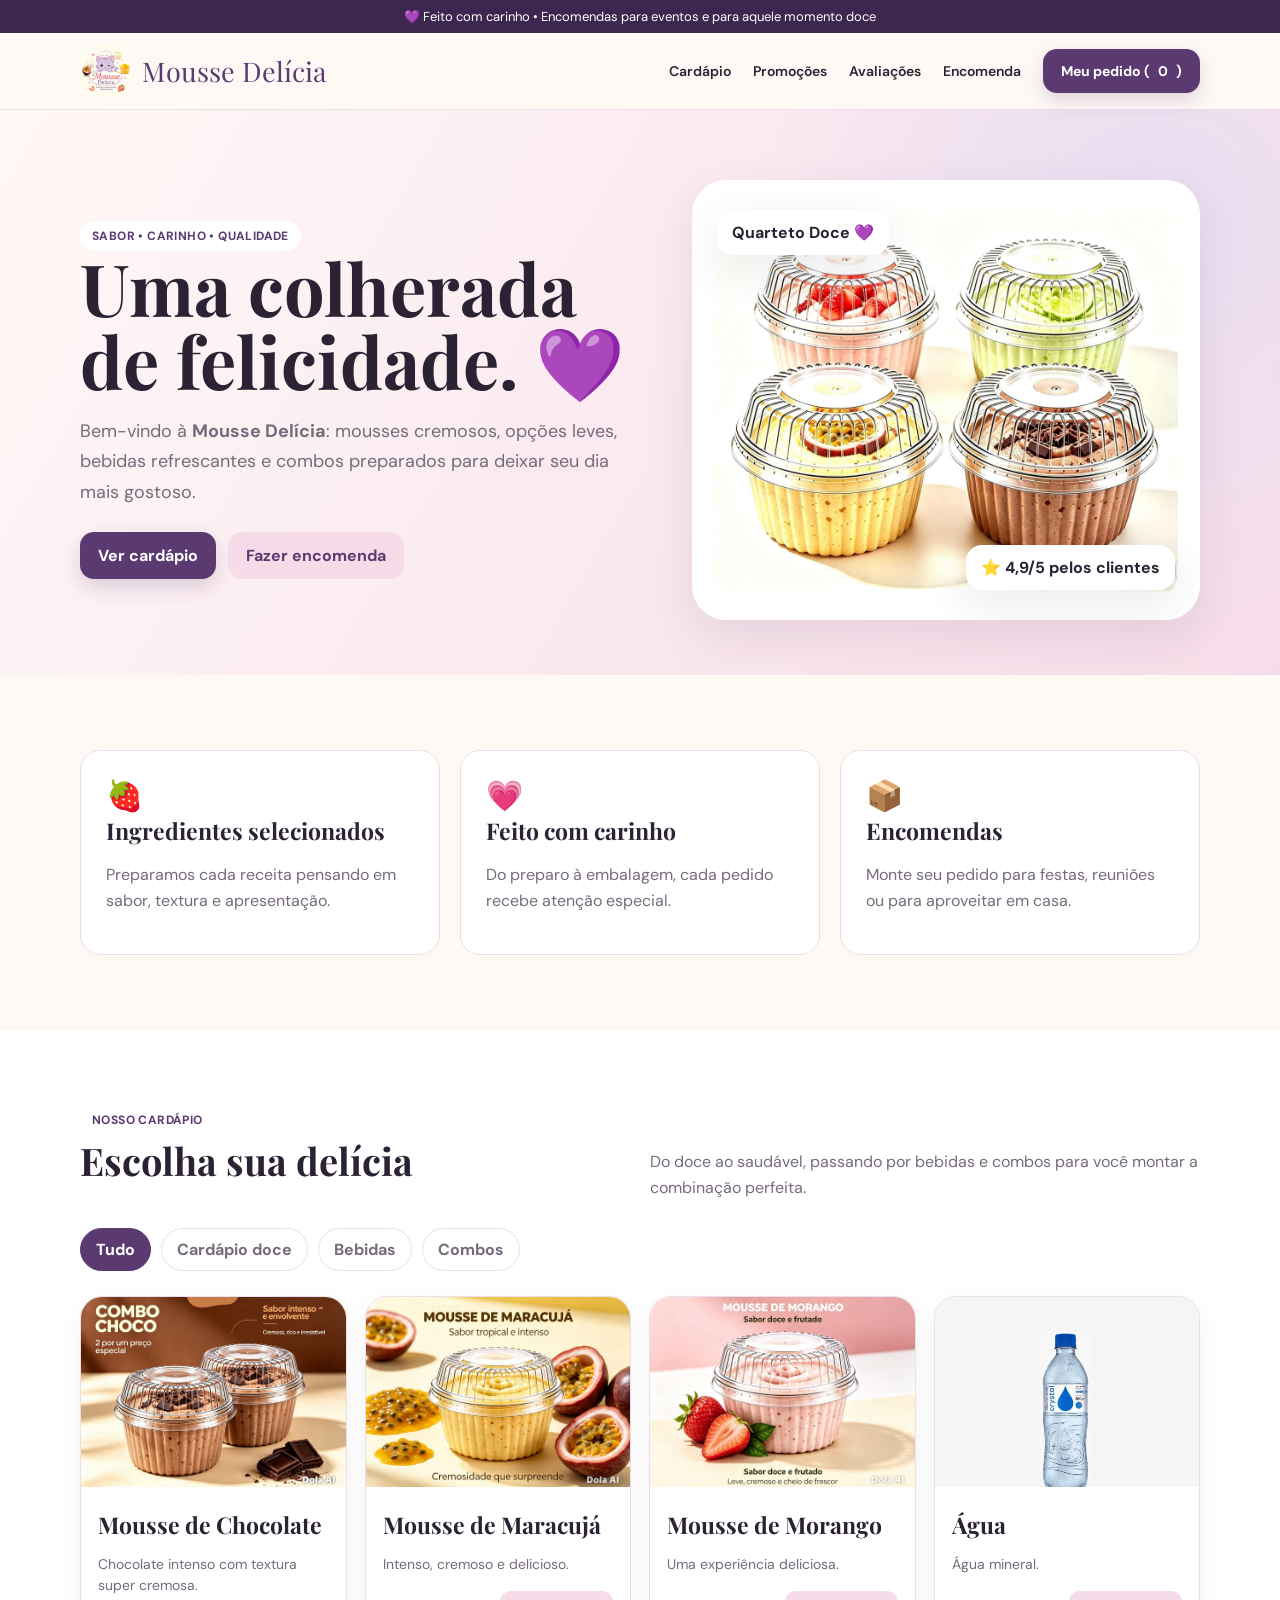
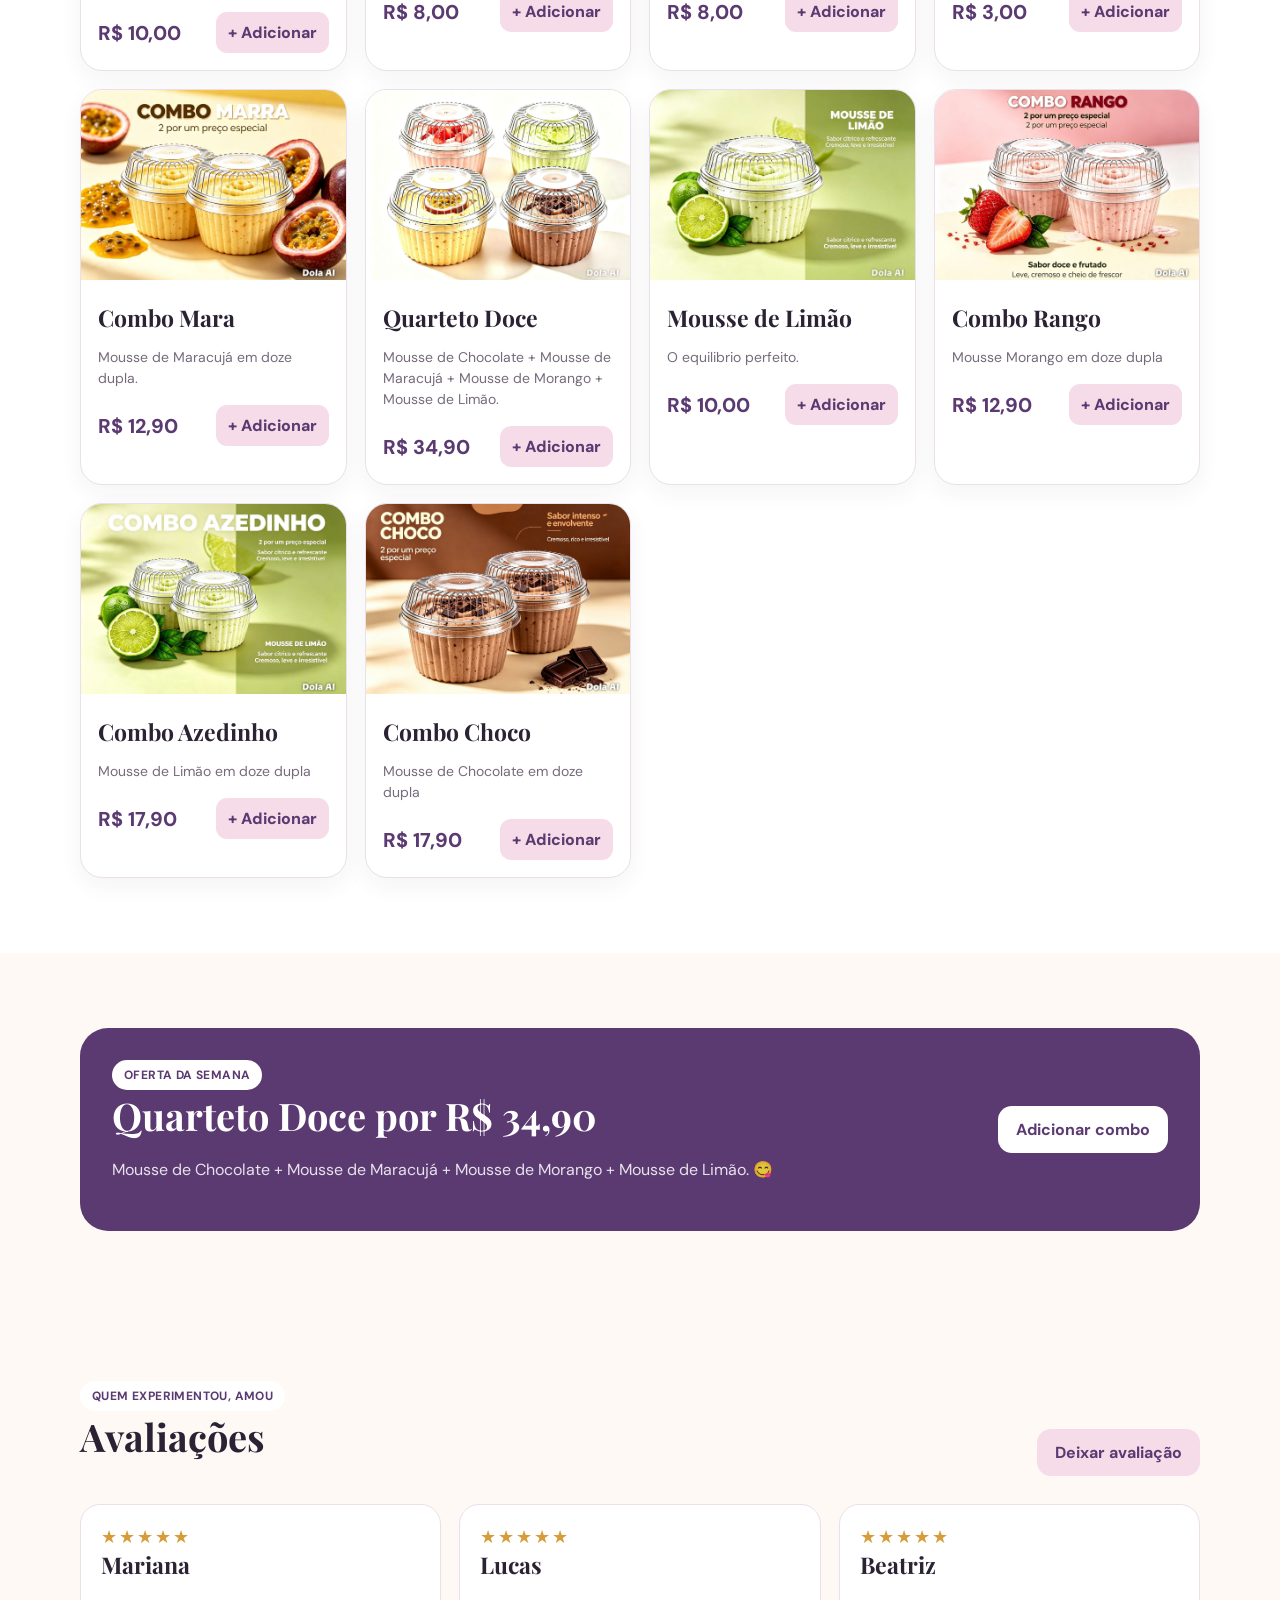
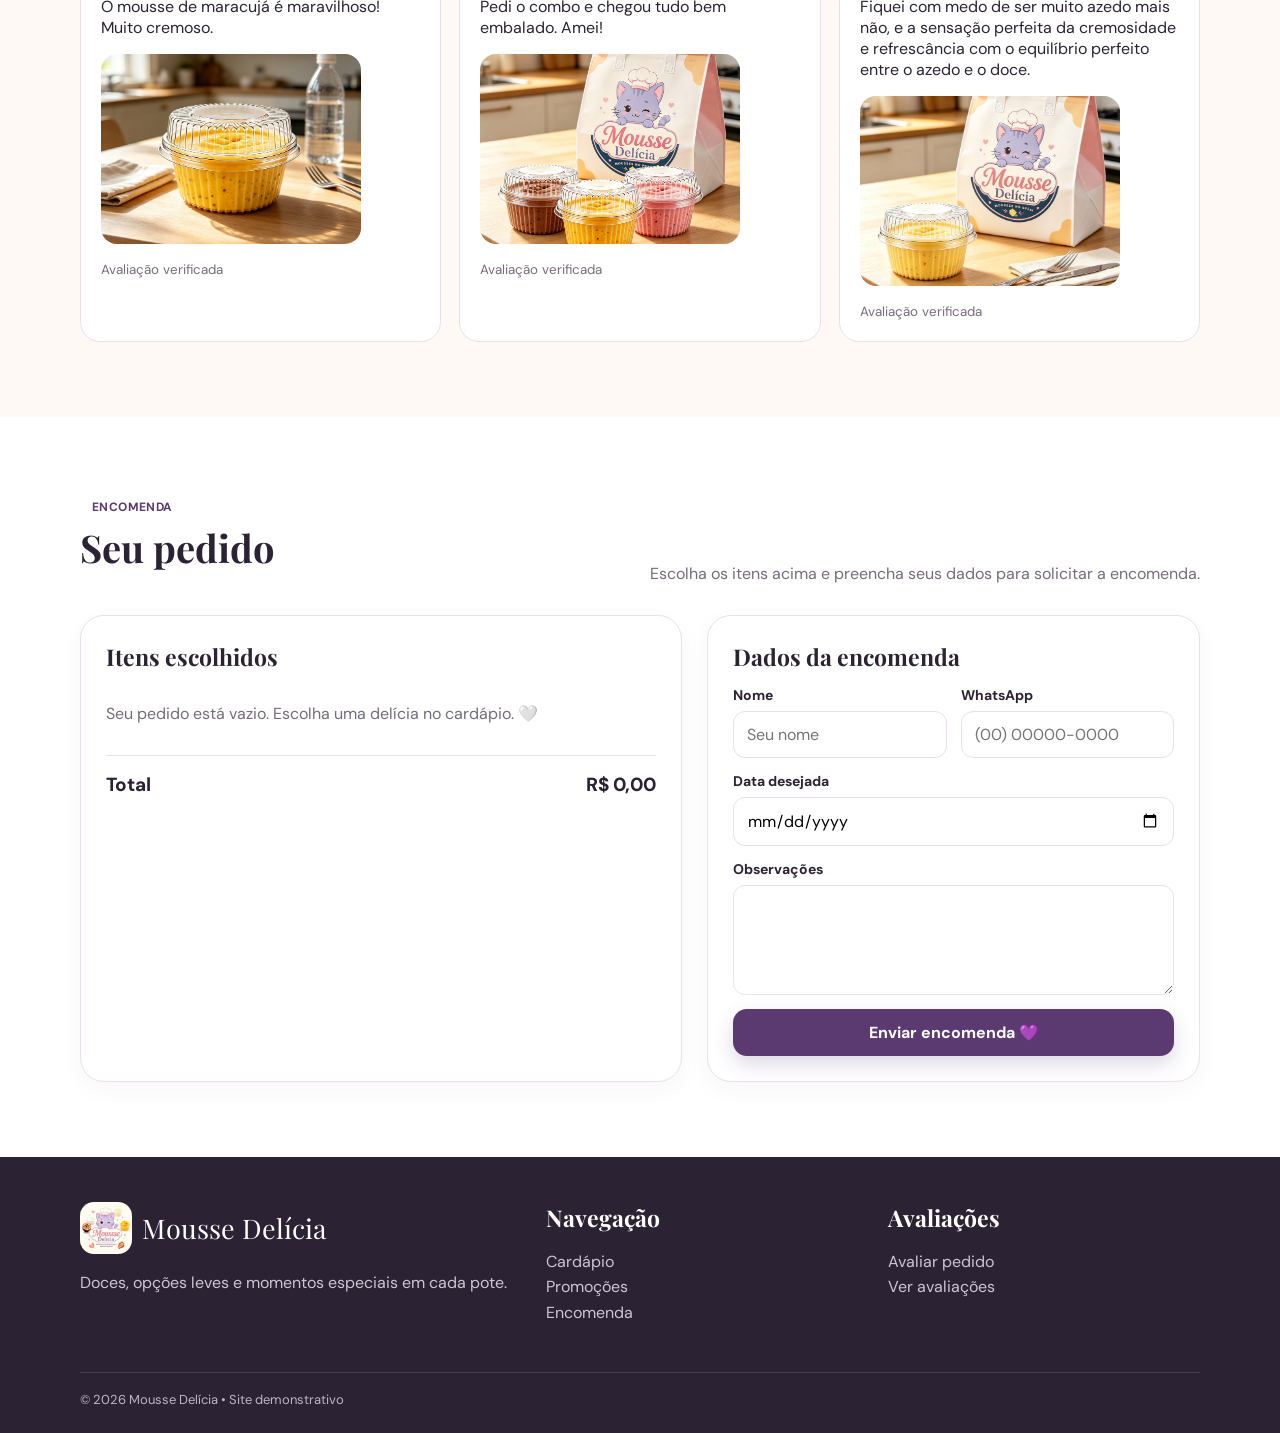
<file: index.html>
<!doctype html>
<html lang="pt-BR">

<head>

    <meta charset="utf-8">

    <meta name="viewport" content="width=device-width, initial-scale=1">

    <title>Mousse Delícia | Doces que abraçam</title>

    <!-- LOGO NA ABA DO NAVEGADOR -->
    <link rel="icon" type="image/png" href="assets/logo.jpeg">

    <!-- CSS -->
    <link rel="stylesheet" href="style.css">

</head>

<body>

    <!-- BARRA SUPERIOR -->
    <div class="topbar">
        💜 Feito com carinho • Encomendas para eventos e para aquele momento doce
    </div>


    <!-- MENU -->
    <header class="nav">

        <div class="container nav-inner">

            <!-- LOGO -->
            <a class="logo" href="index.html">

                <span class="logo-mark">
                    <img src="assets/logo.jpeg" alt="Logo Mousse Delícia">
                </span>

                Mousse Delícia

            </a>


            <!-- MENU -->
            <nav class="nav-links">

                <a href="#cardapio">
                    Cardápio
                </a>

                <a href="#promocoes">
                    Promoções
                </a>

                <a href="#avaliacoes">
                    Avaliações
                </a>

                <a href="#pedido">
                    Encomenda
                </a>

                <a class="btn btn-primary" href="#pedido">
                    Meu pedido
                    (<span data-cart-count>0</span>)
                </a>

            </nav>


            <!-- MENU CELULAR -->
            <a class="mobile-menu btn btn-soft" href="#cardapio">
                Menu
            </a>

        </div>

    </header>


    <main>


        <!-- =========================
             INÍCIO
        ========================== -->

        <section class="hero">

            <div class="container hero-grid">

                <div>

                    <span class="eyebrow">
                        SABOR • CARINHO • QUALIDADE
                    </span>

                    <h1>
                        Uma colherada de felicidade. 💜
                    </h1>

                    <p>
                        Bem-vindo à <b>Mousse Delícia</b>:
                        mousses cremosos, opções leves,
                        bebidas refrescantes e combos preparados
                        para deixar seu dia mais gostoso.
                    </p>


                    <div class="hero-actions">

                        <a class="btn btn-primary" href="#cardapio">
                            Ver cardápio
                        </a>

                        <a class="btn btn-soft" href="#pedido">
                            Fazer encomenda
                        </a>

                    </div>

                </div>


                <div class="hero-art">

                    <img
                        src="assets/cd.png"
                        alt="Quarteto Doce"
                    >

                    <span class="badge one">
                        Quarteto Doce 💜
                    </span>

                    <span class="badge two">
                        ⭐ 4,9/5 pelos clientes
                    </span>

                </div>

            </div>

        </section>



        <!-- =========================
             BENEFÍCIOS
        ========================== -->

        <section class="section">

            <div class="container">

                <div class="feature-grid">


                    <div class="feature">

                        <div class="feature-icon">
                            🍓
                        </div>

                        <h3>
                            Ingredientes selecionados
                        </h3>

                        <p>
                            Preparamos cada receita pensando
                            em sabor, textura e apresentação.
                        </p>

                    </div>



                    <div class="feature">

                        <div class="feature-icon">
                            💗
                        </div>

                        <h3>
                            Feito com carinho
                        </h3>

                        <p>
                            Do preparo à embalagem, cada pedido
                            recebe atenção especial.
                        </p>

                    </div>



                    <div class="feature">

                        <div class="feature-icon">
                            📦
                        </div>

                        <h3>
                            Encomendas
                        </h3>

                        <p>
                            Monte seu pedido para festas,
                            reuniões ou para aproveitar em casa.
                        </p>

                    </div>


                </div>

            </div>

        </section>



        <!-- =========================
             CARDÁPIO
        ========================== -->

        <section class="section alt" id="cardapio">

            <div class="container">


                <div class="section-head">

                    <div>

                        <span class="eyebrow">
                            NOSSO CARDÁPIO
                        </span>

                        <h2>
                            Escolha sua delícia
                        </h2>

                    </div>

                    <p>
                        Do doce ao saudável, passando por bebidas
                        e combos para você montar a combinação perfeita.
                    </p>

                </div>



                <!-- CATEGORIAS -->

                <div class="tabs">

                    <button
                        class="tab active"
                        data-cat="todos">
                        Tudo
                </button>

                    <button
                        class="tab"
                        data-cat="doce">
                        Cardápio doce
                    </button>

                    <button
                        class="tab"
                        data-cat="bebidas">
                        Bebidas
                    </button>

                    <button
                        class="tab"
                        data-cat="combo">
                        Combos
                    </button>

                </div>


                <!-- PRODUTOS -->

                <div
                    class="grid"
                    id="product-grid">
                </div>


            </div>

        </section>



        <!-- =========================
             PROMOÇÕES
        ========================== -->

        <section
            class="section"
            id="promocoes">

            <div class="container">

                <div class="promo">

                    <div>

                        <span class="eyebrow">
                            OFERTA DA SEMANA
                        </span>

                        <h2 style="color:#fff">
                            Quarteto Doce por R$ 34,90
                        </h2>

                        <p>
                            Mousse de Chocolate + Mousse de Maracujá + Mousse de Morango + Mousse de Limão. 😋
                        </p>

                    </div>


                    <button
                        class="btn"
                        onclick="add(8)">

                        Adicionar combo

                    </button>

                </div>

            </div>

        </section>



        <!-- =========================
             AVALIAÇÕES
        ========================== -->

        <section
            class="section"
            id="avaliacoes">

            <div class="container">


                <div class="section-head">

                    <div>

                        <span class="eyebrow">
                            QUEM EXPERIMENTOU, AMOU
                        </span>

                        <h2>
                            Avaliações
                        </h2>

                    </div>


                    <a
                        class="btn btn-soft"
                        href="avaliacao.html">

                        Deixar avaliação

                    </a>

                </div>


                <div
                    class="review-grid"
                    id="reviews">
                </div>


            </div>

        </section>



        <!-- =========================
             ENCOMENDA
        ========================== -->

        <section
            class="section alt"
            id="pedido">

            <div class="container">


                <div class="section-head">

                    <div>

                        <span class="eyebrow">
                            ENCOMENDA
                        </span>

                        <h2>
                            Seu pedido
                        </h2>

                    </div>

                    <p>
                        Escolha os itens acima e preencha seus
                        dados para solicitar a encomenda.
                    </p>

                </div>



                <div class="order">


                    <!-- ITENS -->

                    <div class="panel">

                        <h3>
                            Itens escolhidos
                        </h3>

                        <div
                            class="order-list"
                            id="cart-list">
                        </div>


                        <div class="total">

                            <span>
                                Total
                            </span>

                            <span id="cart-total">
                                R$ 0,00
                            </span>

                        </div>

                    </div>



                    <!-- FORMULÁRIO -->

                    <div class="panel">

                        <h3>
                            Dados da encomenda
                        </h3>


                        <form id="order-form">


                            <div class="form-grid">


                                <div class="field">

                                    <label>
                                        Nome
                                    </label>

                                    <input
                                        required
                                        placeholder="Seu nome">

                                </div>



                                <div class="field">

                                    <label>
                                        WhatsApp
                                    </label>

                                    <input
                                        required
                                        placeholder="(00) 00000-0000">

                                </div>



                                <div class="field full">

                                    <label>
                                        Data desejada
                                    </label>

                                    <input
                                        type="date"
                                        required>

                                </div>



                                <div class="field full">

                                    <label>
                                        Observações
                                    </label>

                                    <textarea
                                        rows="4"
                                        placeholder="Sabor, quantidade, horário...">
                                    </textarea>

                                </div>



                                <div class="field full">

                                    <button
                                        class="btn btn-primary">

                                        Enviar encomenda 💜

                                    </button>

                                </div>


                            </div>

                        </form>

                    </div>


                </div>

            </div>

        </section>


    </main>



    <!-- =========================
         RODAPÉ
    ========================== -->

    <footer>

        <div class="container footer-grid">


            <div>

                <div
                    class="logo footer-logo">

                    <span class="logo-mark">

                        <img
                            src="assets/logo.jpeg"
                            alt="Logo Mousse Delícia">

                    </span>

                    Mousse Delícia

                </div>


                <p>
                    Doces, opções leves e momentos especiais
                    em cada pote.
                </p>

            </div>



            <div>

                <h3 style="color:#fff">
                    Navegação
                </h3>

                <p>

                    <a href="#cardapio">
                        Cardápio
                    </a>

                    <br>

                    <a href="#promocoes">
                        Promoções
                    </a>

                    <br>

                    <a href="#pedido">
                        Encomenda
                    </a>

                </p>

            </div>



            <div>

                <h3 style="color:#fff">
                    Avaliações
                </h3>

                <p>

                    <a href="avaliacao.html">
                        Avaliar pedido
                    </a>

                    <br>

                    <a href="#avaliacoes">
                        Ver avaliações
                    </a>

                </p>

            </div>


        </div>


        <div class="container footer-bottom">

            © 2026 Mousse Delícia • Site demonstrativo

        </div>

    </footer>



    <!-- MENSAGEM -->
    <div class="toast"></div>


    <!-- JAVASCRIPT -->
    <script src="script.js"></script>

</body>

</html>
</file>
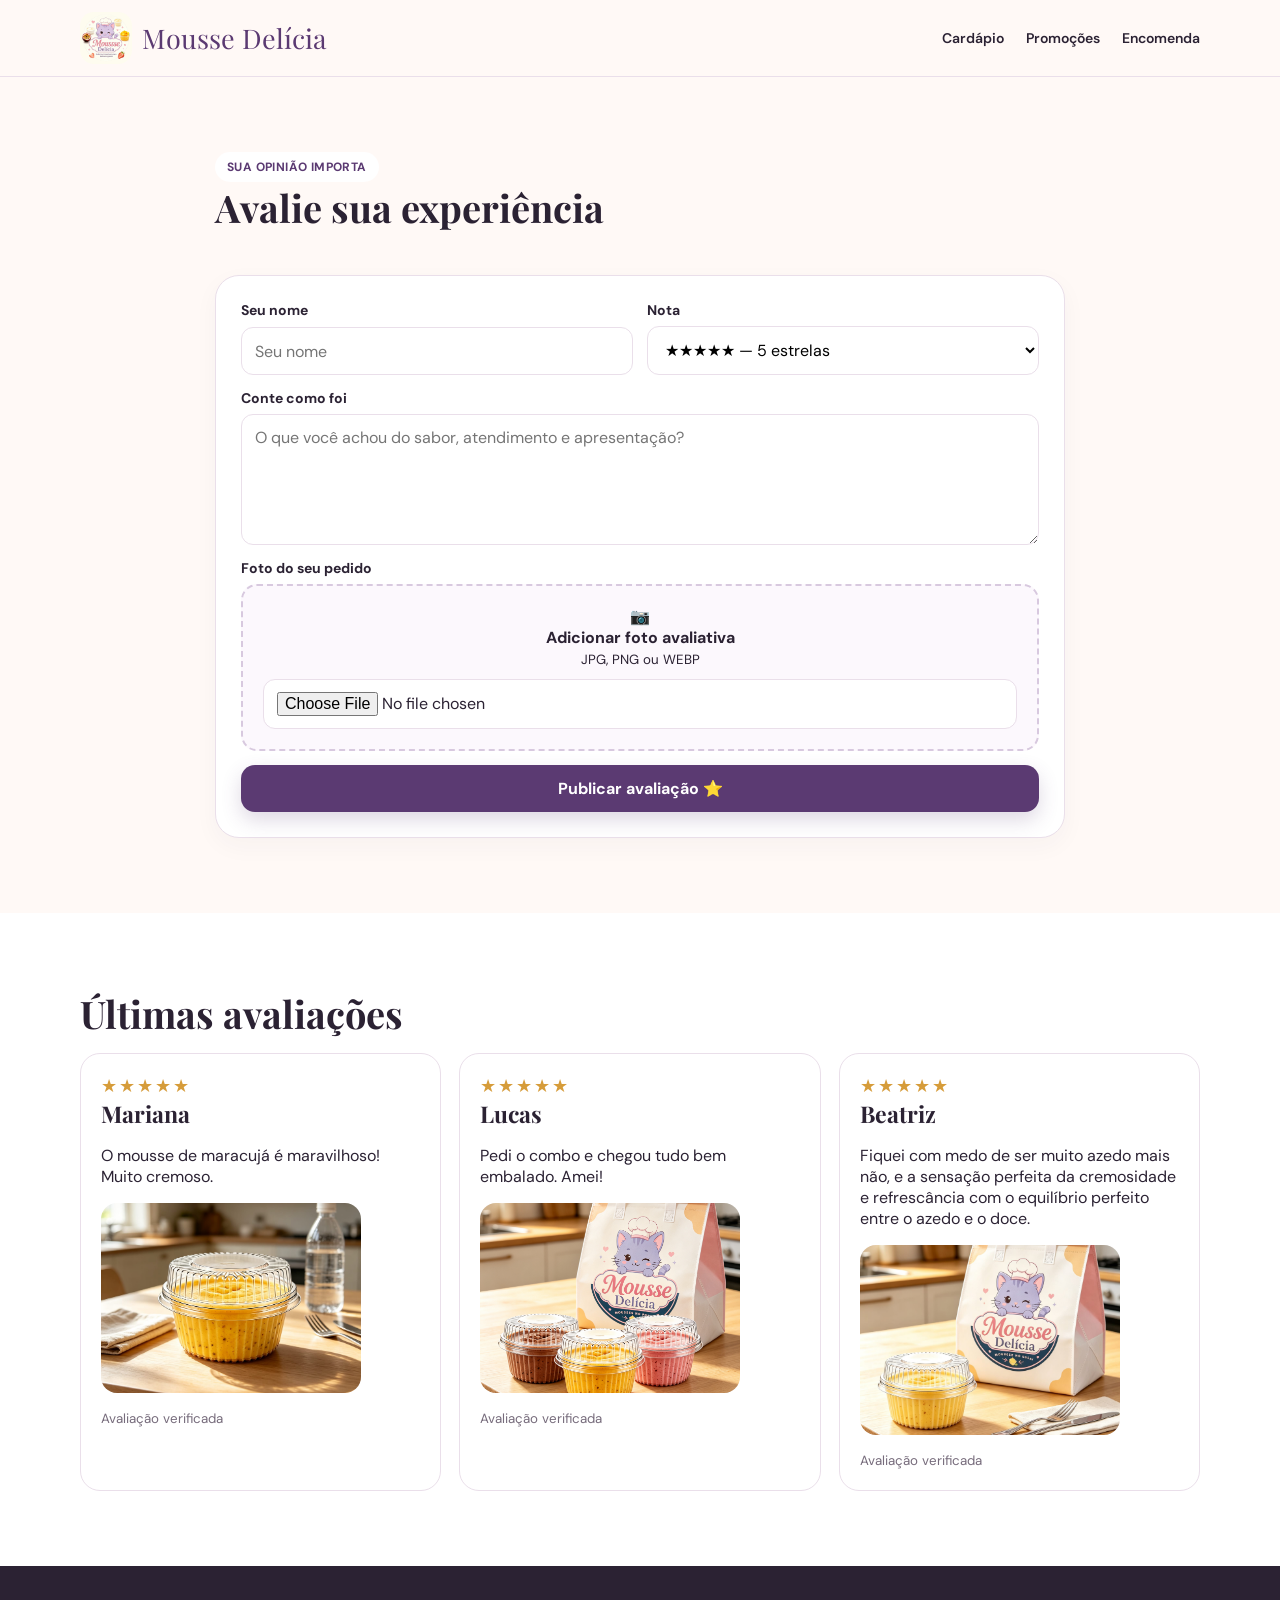
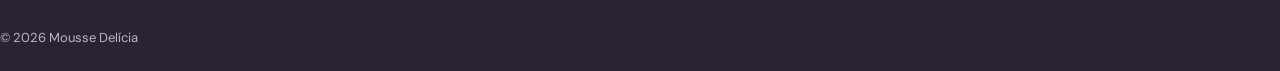
<file: avaliacao.html>
<!doctype html><html lang="pt-BR"><head><meta charset="utf-8"><meta name="viewport" content="width=device-width,initial-scale=1"><title>Avaliação | Mousse Delícia</title><link rel="stylesheet" href="style.css"></head><body>
<header class="nav"><div class="container nav-inner"><a class="logo" href="index.html"><span class="logo-mark"><img src="assets/logo.jpeg" alt=""></span>Mousse Delícia</a><nav class="nav-links"><a href="index.html#cardapio">Cardápio</a><a href="index.html#promocoes">Promoções</a><a href="index.html#pedido">Encomenda</a></nav></div></header>
<section class="section"><div class="container" style="max-width:850px"><div class="section-head"><div><span class="eyebrow">SUA OPINIÃO IMPORTA</span><h2>Avalie sua experiência</h2></div></div><div class="panel"><form id="review-form"><div class="form-grid"><div class="field"><label>Seu nome</label><input name="name" required placeholder="Seu nome"></div><div class="field"><label>Nota</label><select name="stars" required><option value="5">★★★★★ — 5 estrelas</option><option value="4">★★★★☆ — 4 estrelas</option><option value="3">★★★☆☆ — 3 estrelas</option><option value="2">★★☆☆☆ — 2 estrelas</option><option value="1">★☆☆☆☆ — 1 estrela</option></select></div><div class="field full"><label>Conte como foi</label><textarea name="text" rows="5" required placeholder="O que você achou do sabor, atendimento e apresentação?"></textarea></div><div class="field full"><label>Foto do seu pedido</label><div class="upload-box">📷<br><b>Adicionar foto avaliativa</b><br><small id="photo-name">JPG, PNG ou WEBP</small><br><input id="photo" type="file" accept="image/*" style="margin-top:10px"></div></div><div class="field full"><button class="btn btn-primary">Publicar avaliação ⭐</button></div></div></form></div></div></section><section class="section alt"><div class="container"><h2>Últimas avaliações</h2><div class="review-grid" id="reviews"></div></div></section><footer><div class="container footer-bottom" style="border:0;margin:0">© 2026 Mousse Delícia</div></footer><div class="toast"></div><script src="script.js"></script></body></html>
</file>
<file: style.css>
@import url('https://fonts.googleapis.com/css2?family=DM+Sans:wght@400;500;600;700&family=Playfair+Display:wght@600;700&display=swap');


:root{

    --berry:#5B3A72;

    --berry-dark:#3D2750;

    --blush:#F6DCE8;

    --lilac:#E9DDF2;

    --cream:#FFF9F6;

    --white:#fff;

    --text:#2B2233;

    --muted:#766B7B;

    --line:#eadfea;

    --green:#6D9A7B;

    --gold:#D69C3A;

    --shadow:
        0 16px 45px rgba(61,39,80,.10);

}


*{
    box-sizing:border-box;
}


html{
    scroll-behavior:smooth;
}


body{

    margin:0;

    font-family:
        "DM Sans",
        sans-serif;

    color:var(--text);

    background:var(--cream);

}


a{
    text-decoration:none;
    color:inherit;
}


button,
input,
select,
textarea{

    font:inherit;

}


.container{

    width:min(1120px,92%);

    margin:auto;

}


/* =========================
   BARRA SUPERIOR
========================= */

.topbar{

    background:
        var(--berry-dark);

    color:#fff;

    text-align:center;

    padding:8px;

    font-size:13px;

}



/* =========================
   MENU
========================= */

.nav{

    position:sticky;

    top:0;

    z-index:20;

    background:
        rgba(255,249,246,.94);

    backdrop-filter:
        blur(12px);

    border-bottom:
        1px solid var(--line);

}


.nav-inner{

    height:76px;

    display:flex;

    align-items:center;

    justify-content:space-between;

    gap:20px;

}


/* LOGO */

.logo{

    display:flex;

    align-items:center;

    gap:10px;

    font-family:
        "Playfair Display";

    font-size:27px;

    color:var(--berry);

}


/* ÁREA DA LOGO */

.logo-mark{

    width:52px;

    height:52px;

    border-radius:14px;

    background:transparent;

    display:grid;

    place-items:center;

    overflow:hidden;

}


/* IMAGEM DA LOGO */

.logo-mark img{

    width:100%;

    height:100%;

    object-fit:contain;

    display:block;

}


/* MENU */

.nav-links{

    display:flex;

    gap:22px;

    align-items:center;

    font-size:14px;

    font-weight:600;

}


.nav-links a:hover{

    color:var(--berry);

}



/* =========================
   BOTÕES
========================= */

.btn{

    border:0;

    border-radius:14px;

    padding:13px 18px;

    font-weight:700;

    cursor:pointer;

    display:inline-flex;

    align-items:center;

    justify-content:center;

    gap:8px;

    transition:.2s;

}


.btn-primary{

    background:
        var(--berry);

    color:#fff;

    box-shadow:
        0 8px 20px rgba(91,58,114,.2);

}


.btn-primary:hover{

    transform:
        translateY(-2px);

    background:
        var(--berry-dark);

}


.btn-soft{

    background:
        var(--blush);

    color:
        var(--berry);

}



/* =========================
   HERO
========================= */

.hero{

    padding:70px 0 55px;

    background:

        radial-gradient(
            circle at 90% 20%,
            var(--lilac),
            transparent 32%
        ),

        linear-gradient(
            120deg,
            #fff8f7,
            var(--blush)
        );

}


.hero-grid{

    display:grid;

    grid-template-columns:
        1.05fr .95fr;

    align-items:center;

    gap:50px;

}


.eyebrow{

    display:inline-block;

    padding:7px 12px;

    border-radius:999px;

    background:#fff;

    color:var(--berry);

    font-size:12px;

    font-weight:700;

    letter-spacing:.4px;

}


h1,
h2,
h3{

    font-family:
        "Playfair Display",
        serif;

    margin:
        0 0 14px;

}


h1{

    font-size:
        clamp(44px,6vw,72px);

    line-height:1.02;

}


h2{

    font-size:38px;

}


h3{

    font-size:23px;

}


.hero p{

    font-size:18px;

    color:var(--muted);

    line-height:1.7;

    max-width:590px;

}


.hero-actions{

    display:flex;

    gap:12px;

    flex-wrap:wrap;

    margin-top:25px;

}


.hero-art{

    min-height:440px;

    border-radius:34px;

    background:#fff;

    box-shadow:var(--shadow);

    padding:22px;

    display:grid;

    place-items:center;

    position:relative;

    overflow:hidden;

}


.hero-art img{

    width:100%;

    height:100%;

    object-fit:cover;

    border-radius:25px;

}


.badge{

    position:absolute;

    background:#fff;

    padding:12px 15px;

    border-radius:16px;

    box-shadow:var(--shadow);

    font-weight:700;

}


.badge.one{

    top:30px;

    left:25px;

}


.badge.two{

    bottom:30px;

    right:25px;

}



/* =========================
   SEÇÕES
========================= */

.section{

    padding:75px 0;

}


.section.alt{

    background:#fff;

}


.section-head{

    display:flex;

    justify-content:space-between;

    align-items:end;

    gap:20px;

    margin-bottom:28px;

}


.section-head p{

    color:var(--muted);

    max-width:550px;

    margin:0;

    line-height:1.6;

}



/* =========================
   CATEGORIAS
========================= */

.tabs{

    display:flex;

    gap:10px;

    flex-wrap:wrap;

    margin-bottom:25px;

}


.tab{

    border:
        1px solid var(--line);

    background:#fff;

    color:var(--muted);

    padding:10px 15px;

    border-radius:999px;

    cursor:pointer;

    font-weight:700;

}


.tab.active{

    background:
        var(--berry);

    color:#fff;

    border-color:
        var(--berry);

}



/* =========================
   PRODUTOS
========================= */

.grid{

    display:grid;

    grid-template-columns:
        repeat(4,1fr);

    gap:18px;

}


.card{

    background:#fff;

    border:
        1px solid var(--line);

    border-radius:22px;

    overflow:hidden;

    box-shadow:
        0 8px 25px
        rgba(61,39,80,.05);

}


.card-img{

    height:190px;

    width:100%;

    object-fit:cover;

    background:
        var(--lilac);

}


.card-body{

    padding:17px;

}


.card-body p{

    color:var(--muted);

    font-size:14px;

    line-height:1.5;

}


.price-row{

    display:flex;

    align-items:center;

    justify-content:space-between;

    gap:10px;

    margin-top:16px;

}


.price{

    font-size:20px;

    font-weight:800;

    color:var(--berry);

}


.old{

    text-decoration:line-through;

    color:#aaa;

    font-size:13px;

    margin-left:5px;

}


.mini-btn{

    border:0;

    background:
        var(--blush);

    color:
        var(--berry);

    border-radius:11px;

    padding:10px 12px;

    font-weight:800;

    cursor:pointer;

}



/* =========================
   PROMOÇÃO
========================= */

.promo{

    background:
        var(--berry);

    color:#fff;

    border-radius:28px;

    padding:32px;

    display:grid;

    grid-template-columns:
        1fr auto;

    align-items:center;

    gap:25px;

}


.promo p{

    opacity:.85;

    line-height:1.6;

}


.promo .btn{

    background:#fff;

    color:var(--berry);

}



/* =========================
   BENEFÍCIOS
========================= */

.feature-grid{

    display:grid;

    grid-template-columns:
        repeat(3,1fr);

    gap:20px;

}


.feature{

    padding:25px;

    background:#fff;

    border:
        1px solid var(--line);

    border-radius:20px;

}


.feature-icon{

    font-size:30px;

}


.feature p{

    color:var(--muted);

    line-height:1.6;

}



/* =========================
   PEDIDO
========================= */

.order{

    display:grid;

    grid-template-columns:
        1.1fr .9fr;

    gap:25px;

}


.panel{

    background:#fff;

    border:
        1px solid var(--line);

    border-radius:24px;

    padding:25px;

    box-shadow:
        0 8px 25px
        rgba(61,39,80,.04);

}


.order-list{

    display:grid;

    gap:12px;

    margin:15px 0;

}


.order-item{

    display:flex;

    justify-content:space-between;

    align-items:center;

    padding:13px;

    background:#fbf6fa;

    border-radius:14px;

}


.qty{

    display:flex;

    align-items:center;

    gap:8px;

}


.qty button{

    border:0;

    width:30px;

    height:30px;

    border-radius:9px;

    background:#fff;

    cursor:pointer;

}


.total{

    display:flex;

    justify-content:space-between;

    border-top:
        1px solid var(--line);

    padding-top:16px;

    font-size:19px;

    font-weight:800;

}



/* =========================
   FORMULÁRIO
========================= */

.form-grid{

    display:grid;

    grid-template-columns:
        1fr 1fr;

    gap:14px;

}


.field{

    display:grid;

    gap:7px;

}


.field.full{

    grid-column:
        1/-1;

}


label{

    font-weight:700;

    font-size:14px;

}


.field input,
.field select,
.field textarea{

    width:100%;

    border:
        1px solid var(--line);

    background:#fff;

    border-radius:12px;

    padding:12px 13px;

    outline:none;

}


.field input:focus,
.field textarea:focus,
.field select:focus{

    border-color:
        var(--berry);

    box-shadow:
        0 0 0 3px var(--lilac);

}



/* =========================
   AVALIAÇÕES
========================= */

.review-grid{

    display:grid;

    grid-template-columns:
        repeat(3,1fr);

    gap:18px;

}


.review{

    background:#fff;

    border:
        1px solid var(--line);

    border-radius:20px;

    padding:20px;

}


.stars{

    color:
        var(--gold);

    letter-spacing:2px;

    font-size:18px;

}


.review img{

    display:block;

    width:100%;

    max-width:260px;

    height:190px;

    object-fit:cover;

    border-radius:16px;

    margin:14px 0;

}


.review small{

    color:var(--muted);

}


.upload-box{

    border:
        2px dashed #d8c9df;

    border-radius:16px;

    padding:20px;

    text-align:center;

    background:#fcf8fd;

}


.photo-preview{

    display:block;

    width:180px;

    height:140px;

    object-fit:cover;

    border-radius:18px;

    margin:14px auto 0;

    border:
        2px solid var(--blush);

    box-shadow:
        0 8px 20px rgba(0,0,0,.08);

}



/* =========================
   RODAPÉ
========================= */

footer{

    background:#2b2233;

    color:#fff;

    padding:45px 0 25px;

}


.footer-grid{

    display:grid;

    grid-template-columns:
        1.4fr 1fr 1fr;

    gap:30px;

}


.footer-grid p{

    color:#cfc5d4;

    line-height:1.6;

}


.footer-bottom{

    border-top:
        1px solid #4a3d52;

    margin-top:30px;

    padding-top:18px;

    color:#bfb5c4;

    font-size:13px;

}


/* LOGO DO RODAPÉ */

.footer-logo{

    color:#fff;

}


.footer-logo .logo-mark{

    background:transparent;

}



/* =========================
   MENSAGEM
========================= */

.toast{

    position:fixed;

    right:22px;

    bottom:22px;

    background:
        var(--berry-dark);

    color:#fff;

    padding:14px 18px;

    border-radius:14px;

    box-shadow:var(--shadow);

    display:none;

    z-index:50;

}


.toast.show{

    display:block;

}


.mobile-menu{

    display:none;

}



/* =========================
   RESPONSIVO
========================= */

@media(max-width:900px){

    .grid{

        grid-template-columns:
            repeat(2,1fr);

    }


    .hero-grid,
    .order{

        grid-template-columns:1fr;

    }


    .feature-grid,
    .review-grid{

        grid-template-columns:1fr;

    }


    .nav-links{

        display:none;

    }


    .mobile-menu{

        display:block;

    }


    .footer-grid{

        grid-template-columns:
            1fr 1fr;

    }

}


@media(max-width:600px){

    .grid{

        grid-template-columns:1fr;

    }


    .form-grid{

        grid-template-columns:1fr;

    }


    .field.full{

        grid-column:auto;

    }


    .hero{

        padding-top:45px;

    }


    .section{

        padding:55px 0;

    }


    .promo{

        grid-template-columns:1fr;

    }


    .hero-art{

        min-height:330px;

    }


    h2{

        font-size:32px;

    }

}
</file>
